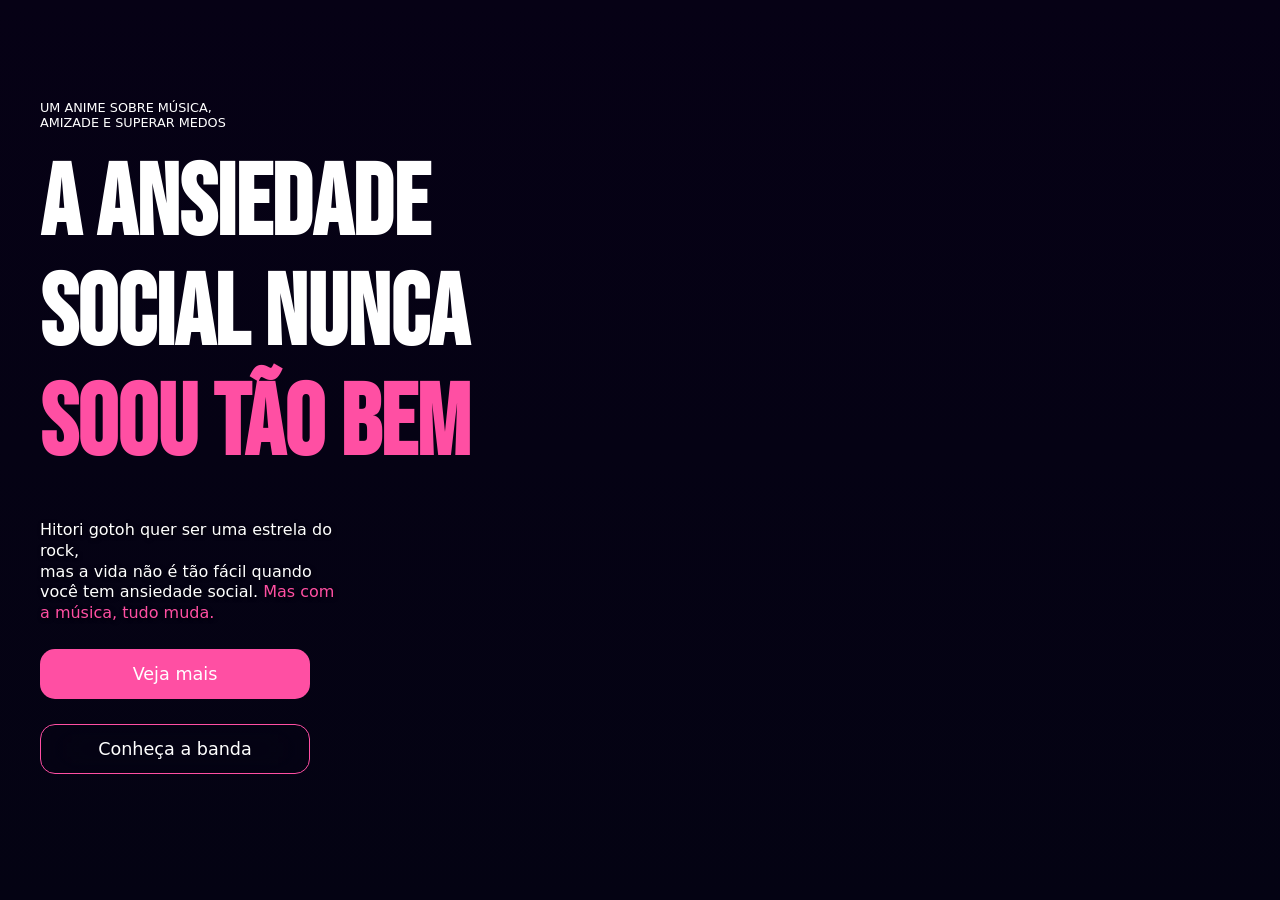
<file: index.html>
<!DOCTYPE html>
<html lang="pt-br">
<head>
    <meta charset="UTF-8">
    <meta name="viewport" content="width=device-width, initial-scale=1.0">
    <title>Início</title>
    <link rel="stylesheet" href="index.css">
    <link rel="stylesheet" href="media.css">
    <link href="https://fonts.googleapis.com/css2?family=Bebas+Neue&display=swap" rel="stylesheet">
</head>
<body>
    <main>
        <section class="container">
            <article>
                <p class="subtitulo">Um anime sobre música, <br> amizade e superar medos</p>
                <h1>A ansiedade <br> social nunca <br> <span>soou tão bem</span></h1>
                <p class="texto">Hitori gotoh quer ser uma estrela do rock, <br> mas a vida não é tão fácil quando você tem ansiedade social. 
                <span>Mas com a música, tudo muda.</span></p>
            </article>
            <div class="botoes">
                <a href="pages/sobre.html" class="BoRosa">Veja mais</a>
                <a href="pages/banda.html" class="BoTransp">Conheça a banda</a>
            </div>
        </section>
    </main>
</body>
</html>
</file>
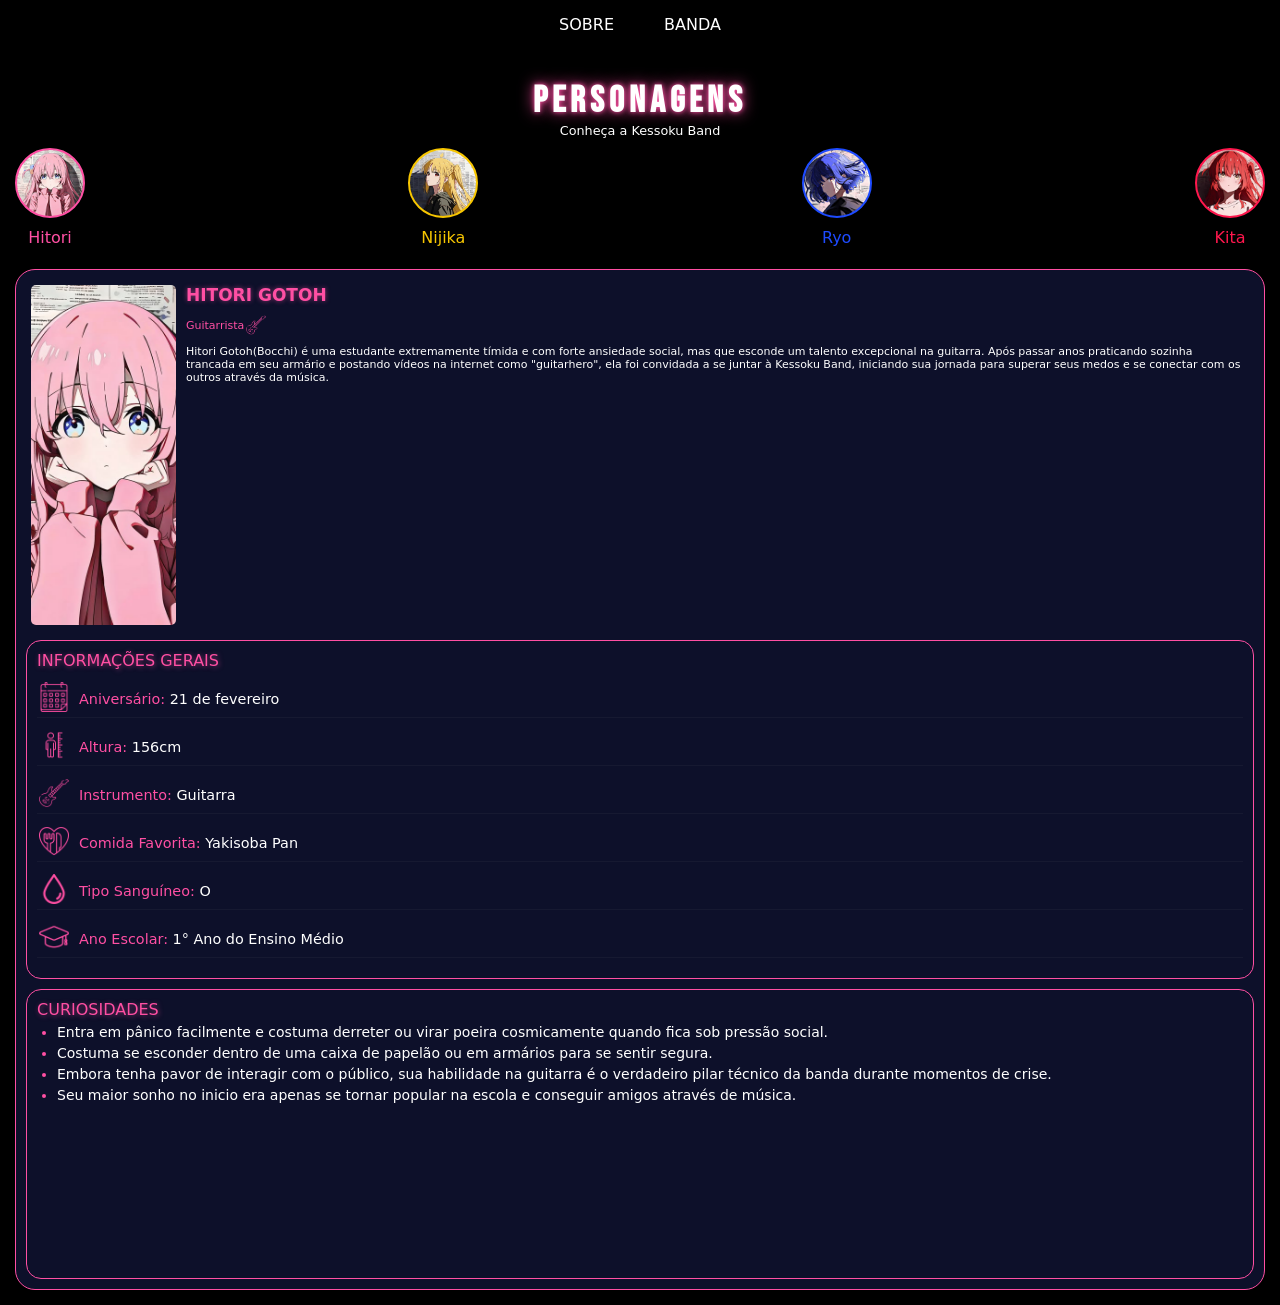
<file: pages/banda.html>
<!doctype html>
<html lang="pt-br">
  <head>
    <meta charset="UTF-8" />
    <meta name="viewport" content="width=device-width, initial-scale=1.0" />
    <title>Banda</title>
    <link rel="stylesheet" href="../styles/banda.css" />
    <link
      href="https://fonts.googleapis.com/css2?family=Bebas+Neue&display=swap"
      rel="stylesheet"
    />
  </head>

  <body>
    <header>
      <nav>
        <a href="../pages/sobre.html">Sobre</a>
        <a href="../pages/banda.html">Banda</a>
      </nav>
    </header>
    <main>
      <!-- Icones -->
      <section id="box-banda">
        <div class="icon-titulo">
          <h1>Personagens</h1>
          <p>Conheça a Kessoku Band</p>
        </div>
        <div class="icon-box">
          <div class="icon" id="hitori" onclick="selecPersonagem('hitori')">
            <div class="icon-img"></div>
            <p>Hitori</p>
          </div>
          <div class="icon" id="nijika" onclick="selecPersonagem('nijika')">
            <div class="icon-img"></div>
            <p>Nijika</p>
          </div>
          <div class="icon" id="ryo" onclick="selecPersonagem('ryo')">
            <div class="icon-img"></div>
            <p>Ryo</p>
          </div>
          <div class="icon" id="kita" onclick="selecPersonagem('kita')">
            <div class="icon-img"></div>
            <p>Kita</p>
          </div>
        </div>
      </section>
      <!-- Perfil -->
      <section id="perfil">
        <div id="person">
          <div class=""></div>
          <div class="person-img"></div>
          <div class="person-text">
            <h2>Hitori Gotoh</h2>
            <div class="person-cargo">
              <p>Guitarrista</p>
              <img
                src="../imagens/icones/graves.png"
                alt="Guitarra"
                id="inst1"
              />
              <img src="../imagens/icones/microfone.png" alt="" id="inst2" />
            </div>
            <p id="txt">
              Hitori Gotoh(Bocchi) é uma estudante extremamente tímida e com
              forte ansiedade social, mas que esconde um talento excepcional na
              guitarra. Após passar anos praticando sozinha trancada em seu
              armário e postando vídeos na internet como "guitarhero", ela foi
              convidada a se juntar à Kessoku Band, iniciando sua jornada para
              superar seus medos e se conectar com os outros através da música.
            </p>
          </div>
        </div>
        <div id="infos">
          <p class="subtitulo">Informações Gerais</p>
          <div class="info-text">
            <div class="info-img">
              <img
                src="../imagens/hitori-icons/calendario-rosa.png"
                alt="Calendário"
              />
            </div>
            <p><span class="color">Aniversário:</span> <span class="valor">21 de fevereiro</span></p>
          </div>
          <div class="info-text">
            <div class="info-img">
              <img src="../imagens/hitori-icons/altura-rosa.png" alt="Altura" />
            </div>
            <p><span class="color">Altura:</span> <span class="valor">156cm</span></p>
          </div>
          <div class="info-text">
            <div class="info-img">
              <img
                src="../imagens/hitori-icons/graves-rosa.png"
                alt="Guitarra"
              />
            </div>
            <p><span class="color">Instrumento:</span> <span class="valor">Guitarra</span></p>
          </div>
          <div class="info-text">
            <div class="info-img">
              <img src="../imagens/hitori-icons/comida-rosa.png" alt="Comida" />
            </div>
            <p><span class="color">Comida Favorita:</span> <span class="valor"> Yakisoba Pan </span></p>
          </div>
          <div class="info-text">
            <div class="info-img">
              <img src="../imagens/hitori-icons/gota-rosa.png" alt="Sangue" />
            </div>
            <p><span class="color">Tipo Sanguíneo:</span> <span class="valor"> O </span></p>
          </div>
          <div class="info-text">
            <div class="info-img">
              <img
                src="../imagens/hitori-icons/diplomado-rosa.png"
                alt="Béca"
              />
            </div>
            <p><span class="color">Ano Escolar:</span> <span class="valor"> 1° Ano do Ensino Médio </span></p>
          </div>
        </div>
        <div id="curiosidades">
          <p class="subtitulo">Curiosidades</p>
          <div class="curio-text">
            <ul>
              <li>
                Entra em pânico facilmente e costuma derreter ou virar poeira
                cosmicamente quando fica sob pressão social.
              </li>
              <li>
                Costuma se esconder dentro de uma caixa de papelão ou em
                armários para se sentir segura.
              </li>
              <li>
                Embora tenha pavor de interagir com o público, sua habilidade na
                guitarra é o verdadeiro pilar técnico da banda durante momentos
                de crise.
              </li>
              <li>
                Seu maior sonho no inicio era apenas se tornar popular na escola
                e conseguir amigos através de música.
              </li>
            </ul>
          </div>
        </div>
      </section>
    </main>

    <script src="../assets/banda.js"></script>
  </body>
</html>
</file>
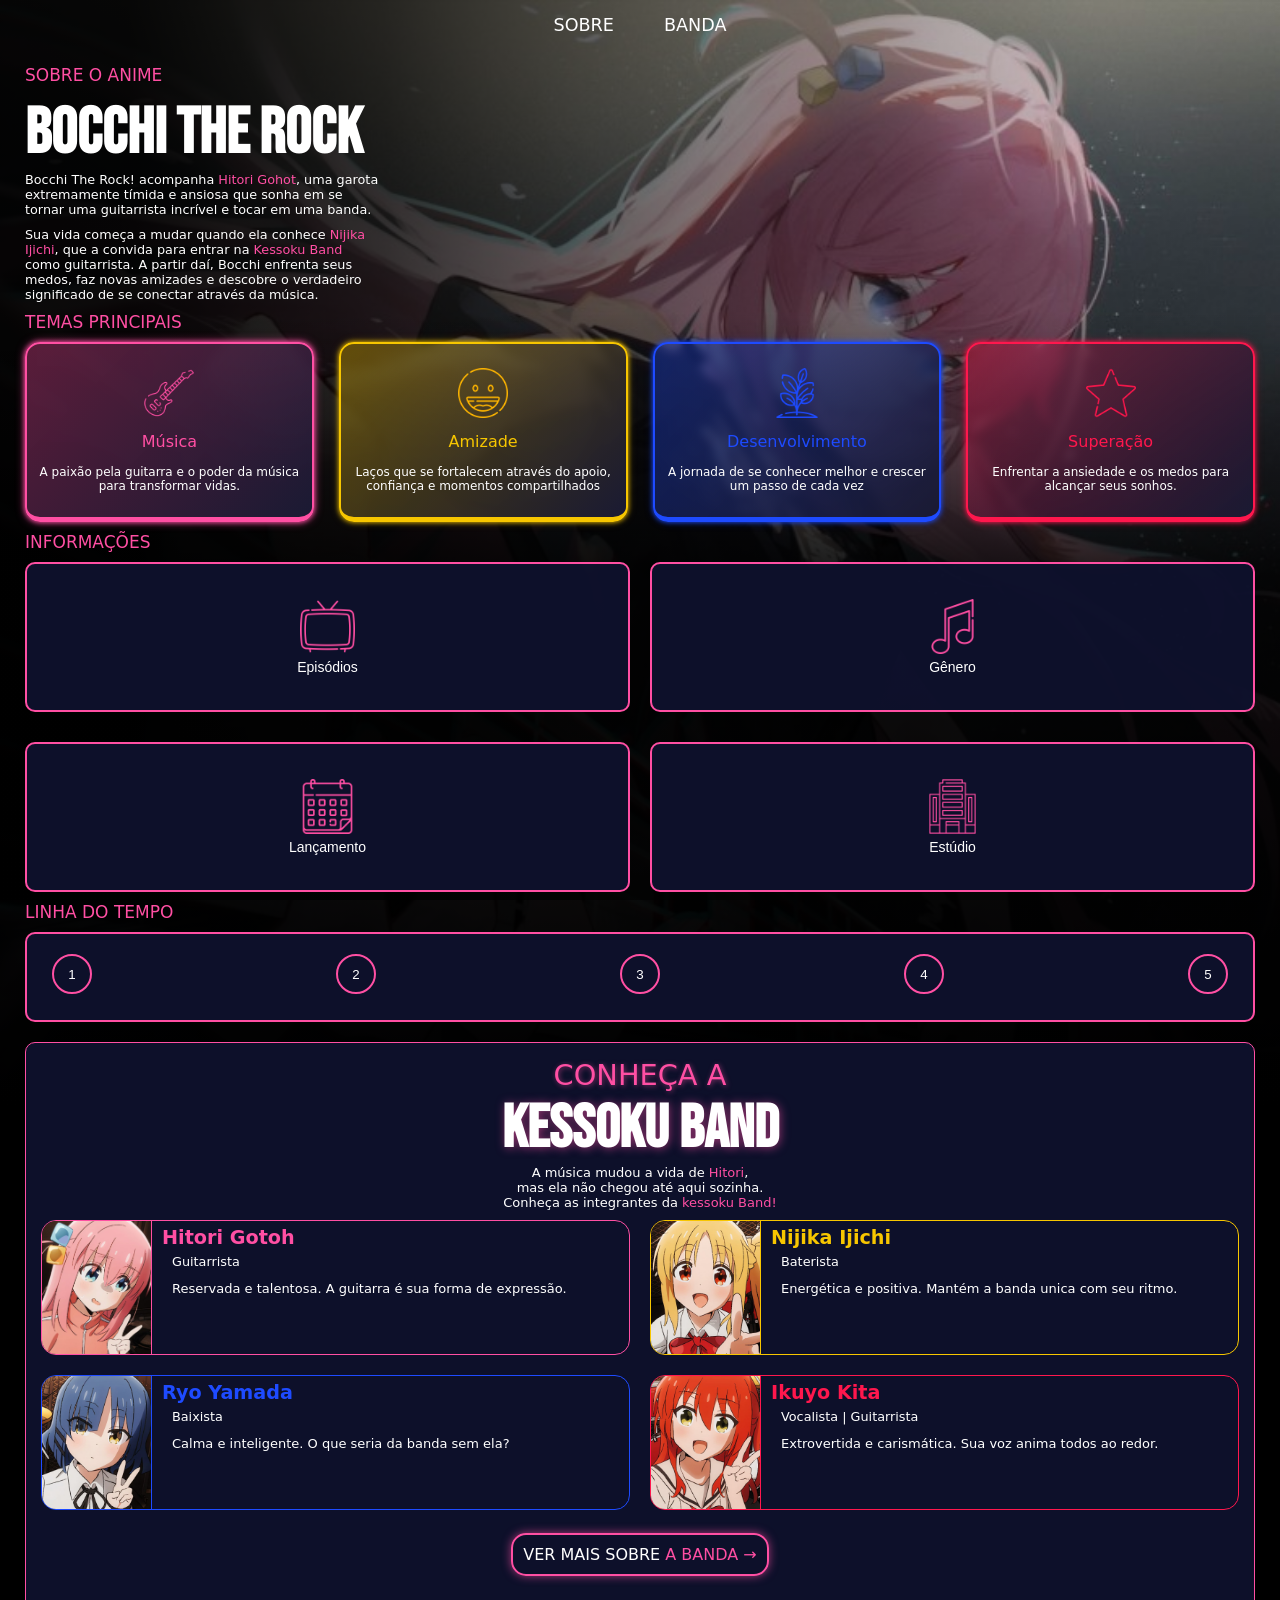
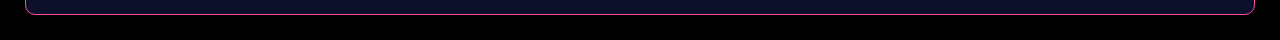
<file: pages/sobre.html>
<!doctype html>
<html lang="pt-br">

<head>
    <meta charset="UTF-8" />
    <meta name="viewport" content="width=device-width, initial-scale=1.0" />
    <title>Sobre</title>
    <link rel="stylesheet" href="../styles/sobre.css" />
    <link rel="stylesheet" href="../styles/media-sobre.css" />
    <link href="https://fonts.googleapis.com/css2?family=Bebas+Neue&display=swap" rel="stylesheet" />
    <link href="https://fonts.googleapis.com/css2?family=Material+Symbols+Outlined" rel="stylesheet" />
</head>

<body>
    <header>
        <nav>
            <a href="../pages/sobre.html">Sobre</a>
            <a href="../pages/banda.html">Banda</a>
        </nav>
    </header>
    <main>
        <p class="subtitulo">Sobre o anime</p>
        <h1>Bocchi the rock</h1>
        <p>
            Bocchi The Rock! acompanha <span>Hitori Gohot</span>, uma garota
            extremamente tímida e ansiosa que sonha em se tornar uma guitarrista
            incrível e tocar em uma banda.
        </p>
        <p>
            Sua vida começa a mudar quando ela conhece <span>Nijika Ijichi</span>,
            que a convida para entrar na <span>Kessoku Band</span> como guitarrista.
            A partir daí, Bocchi enfrenta seus medos, faz novas amizades e descobre
            o verdadeiro significado de se conectar através da música.
        </p>
        <div id="backfundo">
            <p class="subtitulo">Temas principais</p>

            <section id="temas">
                <div class="topic rosa">
                    <div class="icon"></div>
                    <h2>Música</h2>
                    <p>
                        A paixão pela guitarra e o poder da música para transformar vidas.
                    </p>
                </div>
                <div class="topic amarelo">
                    <div class="icon"></div>
                    <h2>Amizade</h2>
                    <p>
                        Laços que se fortalecem através do apoio, confiança e momentos
                        compartilhados
                    </p>
                </div>
                <div class="topic azul">
                    <div class="icon"></div>
                    <h2>Desenvolvimento</h2>
                    <p>
                        A jornada de se conhecer melhor e crescer um passo de cada vez
                    </p>
                </div>
                <div class="topic vermelho">
                    <div class="icon"></div>
                    <h2>Superação</h2>
                    <p>Enfrentar a ansiedade e os medos para alcançar seus sonhos.</p>
                </div>
            </section>

            <p class="subtitulo">Informações</p>
            <section id="informacoes">
                <div class="cards">
                    <button onclick="selectInfo('episodios')" class="info-button">
                        <div class="info-icon">
                            <img src="../imagens/icones/tv.png" alt="Televisão" />
                        </div>
                        <p>Episódios</p>
                    </button>
                    <button onclick="selectInfo('genero')" class="info-button">
                        <div class="info-icon">
                            <img src="../imagens/icones/musica.png" alt="Nota musical" />
                        </div>
                        <p>Gênero</p>
                    </button>
                    <button onclick="selectInfo('lancamento')" class="info-button">
                        <div class="info-icon">
                            <img src="../imagens/icones/calendario.png" alt="Calendário" />
                        </div>
                        <p>Lançamento</p>
                    </button>
                    <button onclick="selectInfo('estudio')" class="info-button">
                        <div class="info-icon">
                            <img src="../imagens/icones/companhia.png" alt="Companhia" />
                        </div>
                        <p>Estúdio</p>
                    </button>
                </div>
                <div class="info-box">
                    <h2 id="titulo">Episódios</h2>
                    <p id="conteudo">12 Episódios</p>
                </div>
            </section>
            <p class="subtitulo">Linha do tempo</p>
            <!-- seção da linha do tempo -->
            <section id="linhadotempo">
                <div class="box-linha">
                    <div class="item">
                        <button class="tempo-bnt" onclick="selectTempo('linha1')">1</button>
                    </div>
                    <div class="item">
                        <button class="tempo-bnt" onclick="selectTempo('linha2')">2</button>
                    </div>
                    <div class="item">
                        <button class="tempo-bnt" onclick="selectTempo('linha3')">3</button>
                    </div>
                    <div class="item">
                        <button class="tempo-bnt" onclick="selectTempo('linha4')">4</button>
                    </div>
                    <div class="item">
                        <button class="tempo-bnt" onclick="selectTempo('linha5')">5</button>
                    </div>
                </div>
                <i class="material-symbols-outlined" id="seta"> keyboard_arrow_down </i>
                <div class="tempo-item">
                    <div class="tempo-titulo">
                        <span id="tempo-num">1</span>
                        <p id="tempo-ti">Uma vida isolada</p>
                        <p id="tempo-txt">
                            Hitori passa seu tempo tocando guitarra e postando covers na
                            internet.
                        </p>
                    </div>
                    <div class="tempo-img"></div>
                </div>
            </section>
            <section id="persons">

                <div class="persons-text">
                    <p>Conheça a</p>
                    <h2>Kessoku Band</h2>
                    <div class="text">
                        <p>
                            A música mudou a vida de <span>Hitori</span>,<br />
                            mas ela não chegou até aqui sozinha.
                        </p>
                        <p>Conheça as integrantes da <span>kessoku Band!</span></p>
                    </div>
                </div>
                <div class="box-persons">
                    <div class="containerperson rosa">
                        <div class="person-img">
                            <img src="../imagens/person/hitori-icon.jpg" alt="Hitori" />
                        </div>
                        <div class="person-text">
                            <h4>Hitori Gotoh</h4>
                            <h5>Guitarrista</h5>
                            <p>Reservada e talentosa. A guitarra é sua forma de expressão.</p>
                        </div>
                    </div>
                    <div class="containerperson amarelo">
                        <div class="person-img">
                            <img src="../imagens/person/nijika-icon.jpg" alt="Nijika" />
                        </div>
                        <div class="person-text">
                            <h4>Nijika Ijichi</h4>
                            <h5>Baterista</h5>
                            <p>Energética e positiva. Mantém a banda unica com seu ritmo.</p>
                        </div>
                    </div>
                    <div class="containerperson azul">
                        <div class="person-img">
                            <img src="../imagens/person/yamada-icon.jpg" alt="Ryo" />
                        </div>
                        <div class="person-text">
                            <h4>Ryo Yamada</h4>
                            <h5>Baixista</h5>
                            <p>Calma e inteligente. O que seria da banda sem ela?</p>
                        </div>
                    </div>
                    <div class="containerperson vermelho">
                        <div class="person-img">
                            <img src="../imagens/person/kita-icon.jpg" alt="Kita" />
                        </div>
                        <div class="person-text">
                            <h4>Ikuyo Kita</h4>
                            <h5>Vocalista | Guitarrista</h5>
                            <p>Extrovertida e carismática. Sua voz anima todos ao redor.</p>
                        </div>
                    </div>
                </div>
                <div class="button">
                    <a href="../pages/banda.html">Ver mais sobre <span>a banda &rarr;</span></a>
                </div>
            </section>
        </div>
    </main>
    <script src="../assets/sobre.js"></script>
</body>

</html>
</file>
<file: index.css>
@charset "UTF-8";

/*
.bebas-neue-regular {
  font-family: "Bebas Neue", sans-serif;
  font-weight: 400;
  font-style: normal;
}
*/
 :root{
    --bocchi: #FF4FA3;
}
*{
    margin: 0;
    padding: 0;
    box-sizing: border-box;
}


body{
    background: linear-gradient(to top, #040313, #060115);
    color: white;
    font-family: system-ui, -apple-system, BlinkMacSystemFont, 'Segoe UI', Roboto, Oxygen, Ubuntu, Cantarell, 'Open Sans', 'Helvetica Neue', sans-serif;
    width: 100%;
    height: 100vh;
    overflow-y: hidden;
}
body::before{
    content: '';
    position: fixed;
    background: linear-gradient(90deg,
rgba(10, 6, 33, 0.489) 35%,
rgba(10, 6, 33, 0.133) 70%,
transparent 100%), 
    url(imagens/fundo-phone-t.png) no-repeat;
    background-position: 20% center;
    background-size: cover;
    z-index: -1;
    opacity: 85%;
    inset: 0;
}
main{
    display: flex;
    position: relative;
}
section.container{
    padding: 60px 20px;
}
section span{
    color: var(--bocchi);
}
article .subtitulo{
    font-size: 0.8rem;
    margin-bottom: 20px;
    text-transform: uppercase;
}
article > h1{
    font-family: 'Bebas Neue';
    font-size: 50px;
    line-height: 1.1em;
}
article .texto{
    width: 270px;
    font-size: 0.8rem;
    line-height: 1.3em;
    margin-top: 40px;
    margin-bottom: 25px;
    text-shadow: 1px 1px 4px rgba(0,0,0,0.8);
}
.botoes{
    display: flex;
    flex-direction: column;
    gap: 25px;
}
.botoes a{
    width: 200px;
    height: 45px;
    display: flex;
    align-items: center;
    justify-content: center;
    text-decoration: none;
    font-size: 1.1em;
    color: white;
    border-radius: 15px;
}
.BoRosa{
    background-color: var(--bocchi);
}
.BoTransp{
    backdrop-filter: blur(25px);
    border: 1px solid var(--bocchi);
}
</file>
<file: media.css>
@charset "UTF-8";

 :root{
    --bocchi: #FF4FA3;
}
@media screen and (min-width: 450px) and ( max-width: 768px){

article > h1{
        font-size: 4rem;
    }
    article .texto{
        width: 300px;
        font-size: 1rem;
        margin-bottom: 35px;
    }
     .botoes a{
        width: 250px;
        height: 50px;
    }
}


@media screen and (min-width: 768px){
    body{
        background: linear-gradient(rgba(0, 0, 0, 0.5)), url(imagens/fundo-inicio-tablet.png) center no-repeat;
        background-size: cover;
    }
    body::before{
        display: none;
    }

    article > h1{
        font-size: 5rem;
    }
    article .texto{
        width: 300px;
        font-size: 1em;
    }
    .botoes a{
        width: 270px;
        height: 50px;
    }
}

@media screen and (min-width: 1024px){
    body{
        background: linear-gradient(rgba(0, 0, 0, 0.5)), url(imagens/fundo-inicio.png) center no-repeat;
        background-size: cover;
    }
    section.container{
         padding-top: 100px;
         padding-left: 40px;

    }
    article > h1{
        font-size: 100px;
    }
    .botoes a:hover{
        background-color: #6a2144;
    }
}
</file>
<file: styles/banda.css>
@charset "UTF-8";

:root {
    --bocchi: #FF4FA3;
    --nijika: #f7c600;
    --ryo: #1e4bff;
    --kita: #FF174D;
    --fundo: #0e112cf4;
    --marker: #FF4FA3;
}

* {
    margin: 0;
    padding: 0;
    box-sizing: border-box;
}

body {
    width: 100%;
    min-height: 100vh;
    font-family: system-ui, -apple-system, BlinkMacSystemFont, 'Segoe UI', Roboto, Oxygen, Ubuntu, Cantarell, 'Open Sans', 'Helvetica Neue', sans-serif;
    color: white;
    overflow-x: hidden;
    background-color: black;
}

nav {
    display: flex;
    justify-content: center;
    padding: 15px;
    margin-bottom: 15px;
    gap: 50px;
}

nav>a {
    text-decoration: none;
    color: white;
    font-size: 1em;
    text-transform: uppercase;
}

main {
    padding: 15px;
}

/* icons */

section#box-banda {
    width: 100%;
    min-height: 190px;
}

.icon-titulo {
    text-align: center;
    margin-bottom: 10px;
}

.icon-titulo h1 {
    font-family: 'Bebas Neue', sans-serif;
    letter-spacing: 5px;
    font-size: 2.3em;
    text-shadow: 0 0 5px var(--bocchi), 0 0 15px #ff4fa4eb;
}

.icon-titulo p {
    font-size: 0.8em;
}

.icon-box {
    width: 100%;
    min-height: 100px;
    display: flex;
    justify-content: space-between;
    gap: 10px;
}

.icon {
    height: 100%;
    display: flex;
    flex-direction: column;
    align-items: center;
    color: var(--noIcon);
}

.icon-img {
    min-width: 70px;
    min-height: 70px;
    background: #0e112c var(--Iconimg) center center no-repeat;
    background-size: cover;
    border-radius: 50%;
    margin-bottom: 10px;
    border: 2px solid var(--borColor);
}

#hitori {
    --noIcon: var(--bocchi);
    --borColor: var(--bocchi);
    --Iconimg: url('../imagens/person/hitori-perfil.jpg')
}

#nijika {
    --noIcon: var(--nijika);
    --borColor: var(--nijika);
    --Iconimg: url('../imagens/person/nijika-perfil2.jpg');
}

#ryo {
    --noIcon: var(--ryo);
    --borColor: var(--ryo);
    --Iconimg: url('../imagens/person/yamada-perfil.jpg')
}

#kita {
    --noIcon: var(--kita);
    --borColor: var(--kita);
    --Iconimg: url('../imagens/person/kita-perfil.jpg')
}

/* Perfil */

section#perfil {
    width: 100%;
    min-height: 1000px;
    background-color: var(--fundo);
    border: 1px solid var(--bocchi);
    border-radius: 20px;
    padding: 10px;
}

#person {
    width: 100%;
    height: 350px;
    padding: 5px;
    display: flex;
}

.person-img {
    min-width: 145px;
    height: 100%;
    background: #0e112c url('../imagens/person/hitori-perfil.jpg') center no-repeat;
    background-size: cover;
    margin-right: 10px;
    border-radius: 5px;
}

.person-text {
    min-width: 120px;
    height: 100%;
    margin-right: 5px;
}
.person-text p{
    font-size: 11px;
}
.person-text>h2 {
    color: var(--bocchi);
    text-shadow: 0 0 5px #ff4fa48d;
    text-transform: uppercase;
    font-size: 17px;
}

.person-cargo {
    display: flex;
    align-items: center;
    height: 20px;
    margin: 10px 0px;
    color: var(--bocchi);
    font-size: 0.8em;
}
#inst2{
    display: none;
}
.person-cargo img {
    max-width: 20px;
    max-height: 20px;
    margin-left: 2px;
}


.subtitulo {
    color: var(--bocchi);
    text-transform: uppercase;
    text-shadow: 1px 1px 5px #ff4fa480;
}

/* Informações */

#infos {
    width: 100%;
    min-height: 290px;
    padding: 10px;
    margin-top: 10px;
    border: 1px solid var(--bocchi);
    border-radius: 15px;
}

.info-text {
    width: 100%;
    min-height: 30px;
    display: flex;
    margin: 10px 0px;
    padding: 2px;
    align-items: center;
    border-bottom: 1px solid rgba(128, 128, 128, 0.075);
    font-size: 0.9em;
}

.info-text .color{
    color: var(--bocchi);
}
.info-text .valor{
    color: white;
}

.info-img {
    max-width: 30px;
    height: 100%;
    margin-right: 10px;
}

.info-img img {
    width: 100%;
    height: 100%;
    object-fit: contain;
}

/* Curiosidades */

#curiosidades {
    width: 100%;
    min-height: 290px;
    padding: 10px;
    margin-top: 10px;
    border: 1px solid var(--bocchi);
    border-radius: 15px;
}
.curio-text ul{
    padding-left: 20px;

}
.curio-text li{
    margin: 5px 0px;
    color: white;
    font-size: 14px;
}
.curio-text li::marker{
    color: var(--marker)
}
</file>
<file: styles/sobre.css>
@charset "UTF-8";

 :root{
    --bocchi: #FF4FA3;
    --nijika: #f7c600;
    --ryo: #1e4bff;
    --kita: #FF174D;
    --fundo: #0e112cf4;
}

*{
    margin: 0;
    padding: 0;
    box-sizing: border-box;
}
body{
    width: 100%;
    min-height: 100vh;
    background:    /* Escurece embaixo */
        linear-gradient(
            to top,
            rgba(0, 0, 0, 0.95) 0%,
            rgba(0, 0, 0, 0.7) 20%,
            rgba(0, 0, 0, 0.2) 40%,
            rgba(0, 0, 0, 0) 60%
        ),
        /* Escurece à esquerda */
        linear-gradient(
            to right,
            rgba(0, 0, 0, 0.95) 10%,
            rgba(0, 0, 0, 0.8) 30%,
            rgba(0, 0, 0, 0.5) 55%,
            rgba(0, 0, 0, 0.2) 85%,
            rgba(0, 0, 0, 0.1) 100%
        ), url(../imagens/fundo-sobre-phone.jpeg) center center no-repeat;
    background-size: cover;
    background-attachment: fixed;
    font-family: system-ui, -apple-system, BlinkMacSystemFont, 'Segoe UI', Roboto, Oxygen, Ubuntu, Cantarell, 'Open Sans', 'Helvetica Neue', sans-serif;
    color: white;
    overflow-x: hidden;
}

#backfundo{
    background: linear-gradient(
        to bottom,
        transparent 0%,
        rgba(0, 0, 0, .85) 20%,
        #000 60%
    );
    padding: 0px 25px 25px 25px;
}
/* navebar */
nav{
    display: flex;
    justify-content: center;
    padding: 15px;
    margin-bottom: 15px;
    gap: 50px;
}
nav > a{
    text-decoration: none;
    color: white;
    font-size: 1em;
    text-transform: uppercase;
}
/* Textos */

.subtitulo{
    text-transform: uppercase;
    color: #FF4FA3;
    margin-bottom: 10px;
    font-size: 16px;

}
main > h1{
    font-family: 'Bebas Neue', sans-serif;
    font-size: 3em;
    padding-left: 25px;
}
main > p{
    width: 250px;
    font-size: 0.7rem;
    text-shadow: 1px 1px 0px rgba(0, 0, 0, 0.067);
    margin-bottom: 10px;
    padding-left: 25px;
}
main > p > span{
    color: #FF4FA3;
}


/* Seção de temas */
section#temas{
    display: grid;
    grid-template-columns: repeat(2, 1fr);
    gap: 25px;
    margin-bottom: 10px;
}
.topic{
    min-width: 130px;
    height: 180px;
    border-radius: 15px;
    display: flex;
    align-items: center;
    justify-content: space-evenly;
    flex-direction: column;
    text-align: center;
    padding: 10px;
    border: 2px solid var(--cor);
    border-bottom: 5px solid var(--cor);
}
.topic > p{
    font-size: 11px;
}
.topic > h2{
    color: var(--cor);
    font-weight: 500;
    font-size: 17px;
}
.icon{
    min-width: 50px;
    height: 50px;
    background: transparent var(--icone) no-repeat center;
    background-size: contain;
}

section#temas .rosa{
    --cor: var(--bocchi);
    --icone: url("../imagens/icones/graves.png");
    background: linear-gradient(135deg, #FF4FA359, #1A1A33);
    backdrop-filter: blur(5px);
    box-shadow: 0 0 5px #FF4FA3, 0 0 10px #ff4fa4a2;

}
section#temas .amarelo{
    --cor: var(--nijika);
    --icone: url("../imagens/icones/feliz.png");
    background: linear-gradient(135deg, #f7c60059, #1A1A33);
    backdrop-filter: blur(5px);
    box-shadow: 0 0 5px #f7c600, 0 0 10px #f7c60042;
}
section#temas .azul{
    --cor: var(--ryo);
    --icone: url("../imagens/icones/plantar.png");
    background: linear-gradient(135deg, #1e4bff59, #1A1A33);
    backdrop-filter: blur(5px);
    box-shadow: 0 0 5px #1e4bff, 0 0 10px #1e4bff42;
}
section#temas .vermelho{
    --cor:var(--kita);
    --icone: url("../imagens/icones/estrela.png");
    background: linear-gradient(135deg, #ff174d59, #1A1A33);
    backdrop-filter: blur(5px);
    box-shadow: 0 0 5px #FF174D, 0 0 10px #FF174D42;
}
/* seção das informações */

.cards{
    width: 100%;
    height: 100px;
    display: flex;
    justify-content: space-between;
    gap: 10px;
}

.cards button{
    min-width: 65px;
    height: 70%;
    border: 2px solid var(--bocchi);
    display: flex;
    flex-direction: column;
    align-items: center;
    justify-content: center;
    border-radius: 10px;
    background-color: var(--fundo);
    color: white;
    font-size: 9px;
}
  .cards .info-icon {
        margin-bottom: 5px;
    }

.cards img{
    min-width: 30px;
    height: 35px;
    object-fit: contain;
}

.info-box{
    width: 100%;
    margin-top: 10px;
    margin-bottom: 15px;
    border:2px solid var(--bocchi);
    border-radius:15px;
    background: var(--fundo);
    padding: 15px;
    display: none;
}
.info-box h2{
    color: var(--bocchi);
    font-weight: 200;
    font-size: 1.3em;
}
.info-box p{
    padding: 10px;
    font-size: 1.1em;
    font-weight: 500;
}
/* seção da linha do tempo */

section#linhadotempo{
    width: 100%;
    min-height: 90px;
    border: 2px solid var(--bocchi);
    background-color: var(--fundo);
    border-radius: 10px;
    padding: 20px;
    display: flex;
    flex-direction: column;
    align-items: center;
}
.box-linha{
    width: 100%;
    display: flex;
    justify-content: space-between;
}

.item{
    min-width: 50px;
    display: flex;
    align-items: center;
    flex-direction: column;
}

 .tempo-bnt{
    min-width: 40px;
    min-height: 40px;
    border-radius: 50%;
    border: 2px solid var(--bocchi);
    background-color: transparent;
    color: white;
}

section#linhadotempo  > i{
    color: var(--bocchi);
    margin-top: 10px;
    display: none;
}
section#linhadotempo >i.ativo{
    display: block;
}
.tempo-item{
    width: 100%;
    min-height: 340px;
    border: 1px solid var(--bocchi);
    border-radius: 15px;
    padding: 20px;
    display: none;
}
.tempo-item.ativo{
    display: flex;
    flex-direction: column;
}

.tempo-titulo{
    display: flex;
    align-items: center;
    flex-direction: column;
}
section#linhadotempo span{
    width: 40px;
    height: 40px;
    border-radius: 50%;
    border: 1px solid var(--bocchi);
    display: flex;
    align-items: center;
    justify-content: center;
    font-size: 1.1em;
}
.tempo-titulo p{
    margin-bottom: 10px;
    font-size: 0.9em;
}
 .tempo-img{
    width: 100%;
    height: 180px;
    border: 1px solid var(--bocchi);
    border-radius: 20px;
    overflow: hidden;
    background: black url(../imagens/anime/hitori.jpg) center no-repeat;
    background-size: cover;
}
/* Seção de conhecer a banda */

section#persons{
    width: 100%;
    height: auto;
    margin-top: 20px;
    border: 1px solid var(--bocchi);
    border-radius: 10px;
    background-color: var(--fundo);
    padding: 15px;
} 
.persons-text{
    text-align: center;
}
.persons-text > p{
    color: var(--bocchi);
    text-transform: uppercase;
    font-weight: 300;
    font-size: 1.5em;
    text-shadow: 1px 1px 5px #ff4fa481;
}
.persons-text > h2{
    font-family: 'Bebas Neue', sans-serif;
    font-size: 3.2rem;
    text-shadow: 1px 1px 10px #ff4fa485;

}
.text{
    text-align: center;
    font-size: 12px;
    margin-bottom: 10px;
}
.text > p > span{
    color: var(--bocchi);
}
.box-persons{
    display: flex;
    flex-direction: column;
    gap: 10px
}
 .containerperson{
    width: 100%;
    min-height: 135px;
    border-radius: 15px;
    border: 1px solid var(--cor);
    display: flex;
    overflow: hidden;
}
.person-img{
    max-width: 110px;
    min-height: 100px;
    border-right: 1px solid var(--cor);
}
.person-img img{
    width: 100%;
    height: 100%;
    object-fit: cover;
}
.person-text{
    flex: 1;
    padding: 5px;
}
.person-text > p{
    font-size: 0.7em;
    line-height: 1.5;
    padding-left: 15px;
}
.person-text h4{
    color: var(--cor);
    font-size: 1.2rem;
    font-weight: 700;
    padding-left: 5px;
}
.person-text h5{
    font-weight: 500;
    font-size: .9em;
    margin: 5px 0px 10px 15px;
}

section#persons .rosa{
    --cor: var(--bocchi);
}
section#persons .amarelo{
    --cor: var(--nijika);
}
section#persons .azul{
    --cor: var(--ryo);
}
section#persons .vermelho{
    --cor: var(--kita);
}

section#persons a{
    color: white;
    text-decoration: none;
    border: 2px solid var(--bocchi);
    border-radius: 15px;
    box-shadow: 0 0 10px #ff4fa4a1;
    padding: 10px;
    text-transform: uppercase;
}
#persons a span{
    color: var(--bocchi);
}

#persons .button{
    text-align: center;
    margin: 35px 0px;
}
</file>
<file: styles/media-sobre.css>
@charset "UTF-8";

@media screen and (min-width: 450px) and (max-width: 768px) {
    main>h1 {
        font-size: 3.5rem;
    }

    main>p {
        max-width: 260px;
        font-size: 0.8rem;
    }

    /* Temas */
    .topic>h2 {
        font-size: 19px;
    }

    .topic>p {
        font-size: 13px;
    }

    /* cards de info */

    .cards button {
        min-width: 90px;
        font-size: 13px;
    }

    /* Conheça a banda */

    section#persons>h2 {
        font-size: 4rem;
    }

    .person-text>p {
        font-size: 15px;
    }

    .person-text>h5 {
        font-size: 1.1em;
    }
}

@media screen and (min-width: 700px) {

    body {
        background: linear-gradient(to right,
                rgba(0, 0, 0, 0.95) 10%,
                rgba(0, 0, 0, 0.8) 30%,
                rgba(0, 0, 0, 0.5) 55%,
                rgba(0, 0, 0, 0.2) 85%,
                rgba(0, 0, 0, 0.1) 100%),
            url(../imagens/fundo-sobre-tablet.jpeg) center top no-repeat;
        background-size: cover;
        background-attachment: fixed;
    }

    nav>a {
        font-size: 1.1em;
    }

    .subtitulo {
        font-size: 17px;
    }

    main>h1 {
        font-size: 4rem;
    }

    main>p {
        width: 380px;
        font-size: .8em;
    }

    /* Seção de temas */

    section#temas {
        grid-template-columns: repeat(4, 1fr);
    }

    .topic > p {
        font-size: 12px;
    }

    .topic h2{
        font-size: 16px;
    }

    /* seção de info */

    section#linhadotempo i.ativo{
        display: none;
    }

    .cards {
        width: 100%;
        height: 340px;
        display: grid;
        grid-template-columns: repeat(2, 1fr);
        gap: 20px;
    }

    .cards button {
        min-width: 200px;
        height: 150px;
        font-size: 14px;
    }

    .cards .info-icon {
        min-width: 55px;
        height: 55px;
    }

    .cards img {
        width: 100%;
        height: 100%;
    }

    .tempo-item.ativo{
        flex-direction: row;
        align-items: center;
        gap: 30px;
        margin-top: 15px;
        font-size: 1.5em;

    }
    .tempo-titulo {
        flex: 1;
    }

    .tempo-img {
        width: 50%;
        height: 250px;
    }
/* conheça a banda */
    
    .box-persons{
        display: grid;
        grid-template-columns: repeat(2, 1fr);
        gap: 20px;
    }

    .persons-text > p{
        font-size: 1.8em;
    }

    .persons-text > h2{
        font-size: 3.8em;
    }
    .text{
        font-size: 13px;
    }

    .person-text p{
        font-size: 13px;
    }
    .person-text h5{
        font-size: 0.8em;
    }

}
</file>
